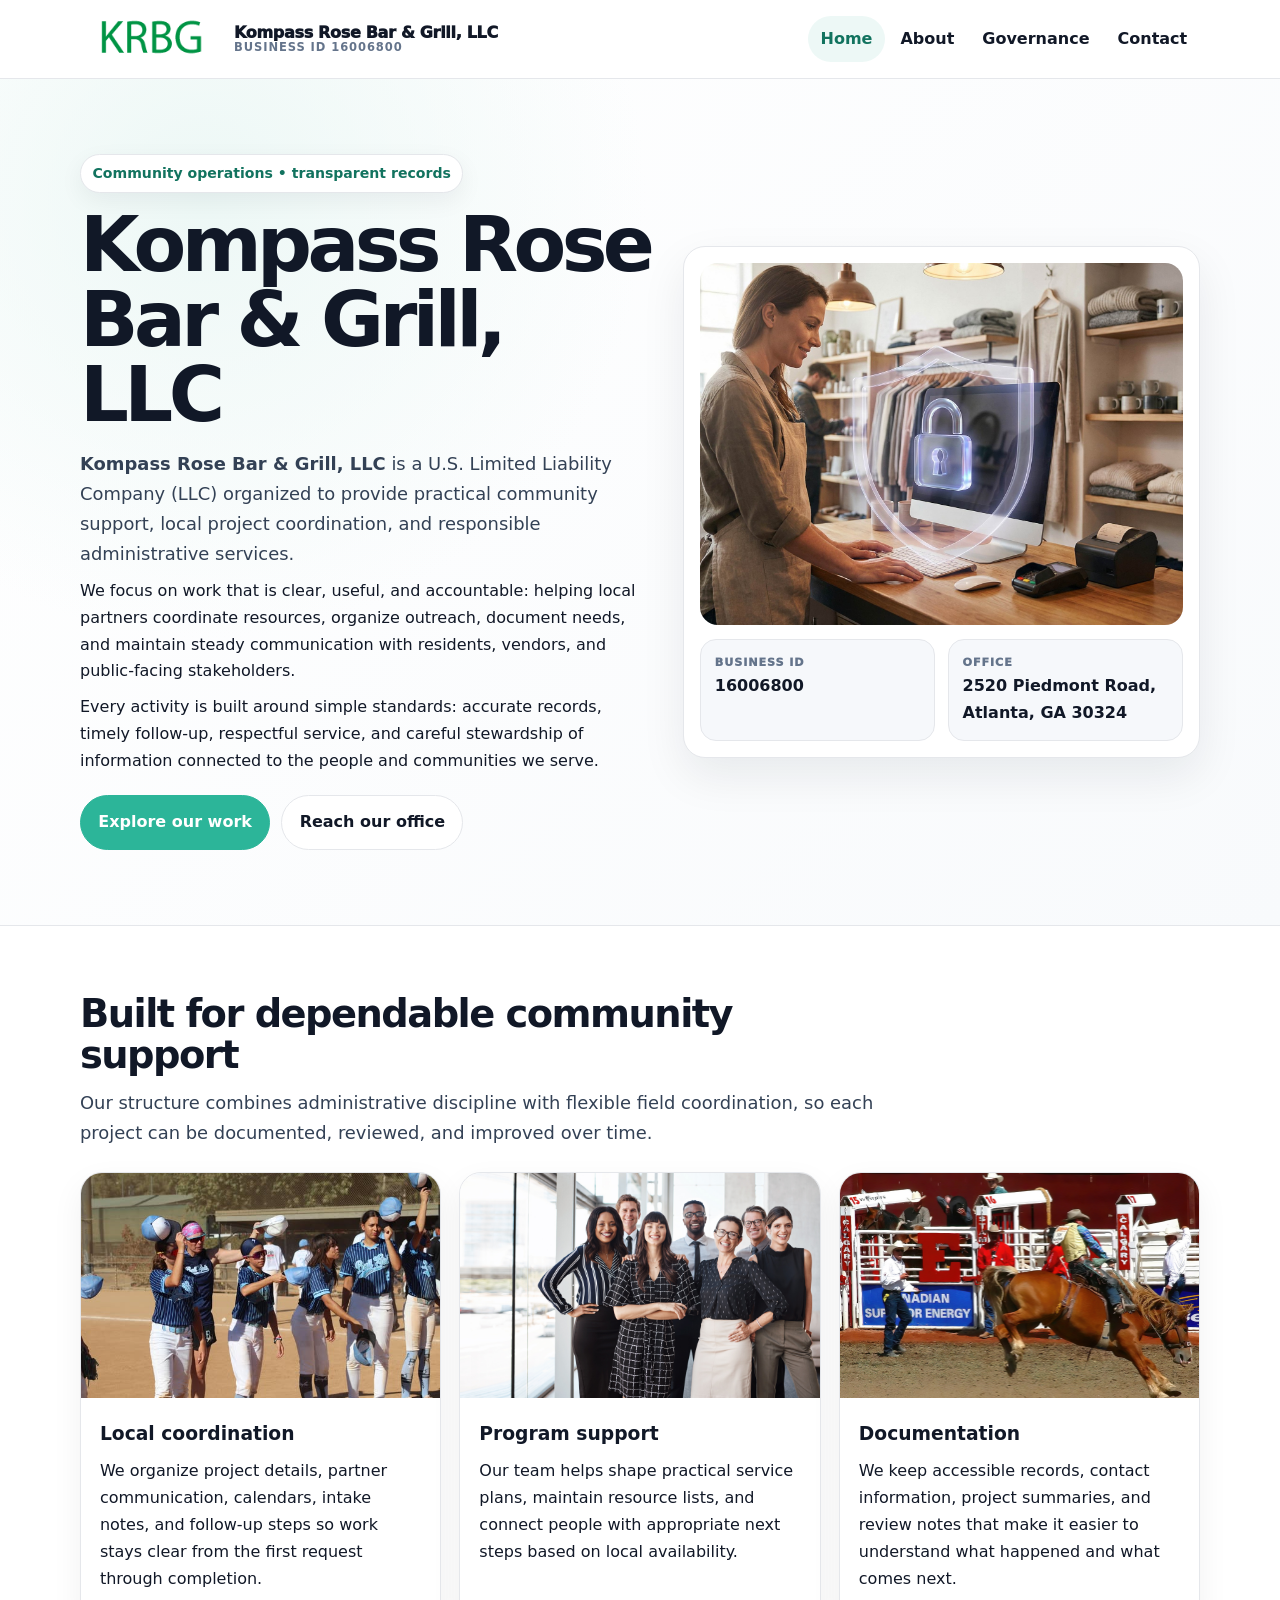
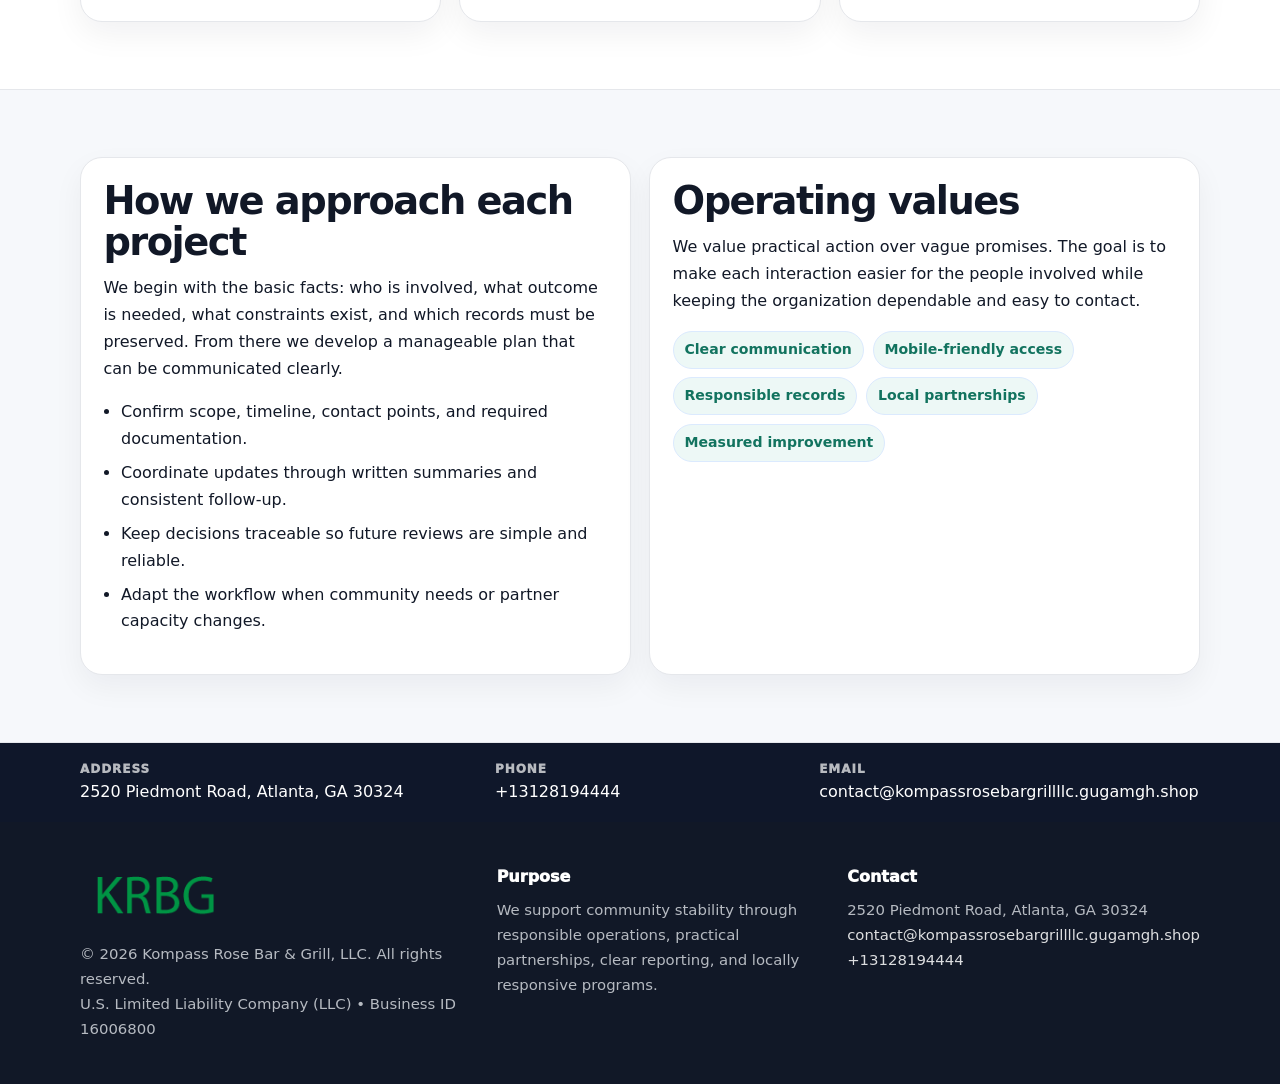
<file: index.html>
<!doctype html><html lang="en"><head><meta charset="utf-8"><meta name="viewport" content="width=device-width,initial-scale=1"><title>Kompass Rose Bar & Grill, LLC – Nonprofit • 2025</title><link rel="stylesheet" href="assets/styles.css"><link rel="icon" href="images/logo.png"><meta name="data-ein" content="16006800"><meta name="data-name" content="Kompass Rose Bar & Grill, LLC"><meta name="data-email" content="contact@kompassrosebargrillllc.gugamgh.shop"><meta name="data-phone" content="+13128194444"><meta name="data-address" content="2520 Piedmont Road, Atlanta, GA 30324"><meta name="data-map" content="2520+Piedmont+Road,+Atlanta,+GA+30324">  <meta name="description" content="Our nonprofit strengthens the community with programs focused on community services, education, and direct relief.">
</head><body>
<div style="position:absolute;left:-9999px;top:-9999px;opacity:0" data-uniq="{{UNIQUE_BLOB}}">
  <span>Our nonprofit strengthens the community with programs focused on community services, education, and direct relief.</span><svg width="12" height="12" viewBox="0 0 12 12" xmlns="http://www.w3.org/2000/svg"><circle cx="6" cy="6" r="5" fill="#0f766e"/></svg><img src="images/about.jpg" width="1" height="1" alt="" loading="lazy"/>
</div>
<header class="site-header"><div class="container header-inner"><a class="c608272c2c3" href="index.html"><img src="images/logo.png" alt="Kompass Rose Bar & Grill, LLC logo"><span class="brand-name"><span>Kompass Rose Bar & Grill, LLC</span><span class="brand-kicker">Business ID 16006800</span></span></a><button class="c7a836eb531" aria-expanded="false" aria-controls="mainnav">Menu</button><nav class="c47871849f0" id="mainnav" aria-label="Main navigation"><a class="active" href="index.html">Home</a><a class="" href="about.html">About</a><a class="" href="governance.html">Governance</a><a class="" href="contact.html">Contact</a></nav></div></header><main id="content"><section class="c44c364c870"><div class="container hero-grid"><div><span class="eyebrow">Community operations • transparent records</span><h1>Kompass Rose Bar & Grill, LLC</h1><p class="c8d821dc5f6"><strong>Kompass Rose Bar & Grill, LLC</strong> is a U.S. Limited Liability Company (LLC) organized to provide practical community support, local project coordination, and responsible administrative services.</p><p>We focus on work that is clear, useful, and accountable: helping local partners coordinate resources, organize outreach, document needs, and maintain steady communication with residents, vendors, and public-facing stakeholders.</p><p>Every activity is built around simple standards: accurate records, timely follow-up, respectful service, and careful stewardship of information connected to the people and communities we serve.</p><div class="actions"><a class="c2576070abc btn-primary" href="about.html">Explore our work</a><a class="c2576070abc" href="contact.html">Reach our office</a></div></div><aside class="hero-card"><img src="images/hero.jpg" alt="Community planning table"><div class="mini-grid"><div class="mini"><div class="mini-label">Business ID</div><strong>16006800</strong></div><div class="mini"><div class="mini-label">Office</div><strong>2520 Piedmont Road, Atlanta, GA 30324</strong></div></div></aside></div></section><section class="section"><div class="container"><div class="section-head"><h2>Built for dependable community support</h2><p class="c8d821dc5f6">Our structure combines administrative discipline with flexible field coordination, so each project can be documented, reviewed, and improved over time.</p></div><div class="grid-3"><article class="c449efc70d8"><img src="images/community.jpg" alt="Community discussion"><div class="card-body"><h3>Local coordination</h3><p>We organize project details, partner communication, calendars, intake notes, and follow-up steps so work stays clear from the first request through completion.</p></div></article><article class="c449efc70d8"><img src="images/programs.jpg" alt="Program planning"><div class="card-body"><h3>Program support</h3><p>Our team helps shape practical service plans, maintain resource lists, and connect people with appropriate next steps based on local availability.</p></div></article><article class="c449efc70d8"><img src="images/education.jpg" alt="Education and guidance"><div class="card-body"><h3>Documentation</h3><p>We keep accessible records, contact information, project summaries, and review notes that make it easier to understand what happened and what comes next.</p></div></article></div></div></section><section class="section alt"><div class="container grid-2"><div class="text-panel"><h2>How we approach each project</h2><p>We begin with the basic facts: who is involved, what outcome is needed, what constraints exist, and which records must be preserved. From there we develop a manageable plan that can be communicated clearly.</p><ul class="list-check"><li>Confirm scope, timeline, contact points, and required documentation.</li><li>Coordinate updates through written summaries and consistent follow-up.</li><li>Keep decisions traceable so future reviews are simple and reliable.</li><li>Adapt the workflow when community needs or partner capacity changes.</li></ul></div><div class="text-panel"><h2>Operating values</h2><p>We value practical action over vague promises. The goal is to make each interaction easier for the people involved while keeping the organization dependable and easy to contact.</p><div class="pill-list"><span class="pill">Clear communication</span><span class="pill">Mobile-friendly access</span><span class="pill">Responsible records</span><span class="pill">Local partnerships</span><span class="pill">Measured improvement</span></div></div></div></section></main><section class="contact-strip"><div class="container strip-grid"><div class="strip-item"><div class="strip-label">Address</div>2520 Piedmont Road, Atlanta, GA 30324</div><div class="strip-item"><div class="strip-label">Phone</div><a href="tel:+13128194444">+13128194444</a></div><div class="strip-item"><div class="strip-label">Email</div><a href="mailto:contact@kompassrosebargrillllc.gugamgh.shop">contact@kompassrosebargrillllc.gugamgh.shop</a></div></div></section><footer class="footer"><div class="container footer-grid"><div><img src="images/logo.png" alt=""><div class="small">© <span id="year"></span> Kompass Rose Bar & Grill, LLC. All rights reserved.</div><div class="small">U.S. Limited Liability Company (LLC) • Business ID 16006800</div></div><div><div class="footer-title">Purpose</div><div class="small">We support community stability through responsible operations, practical partnerships, clear reporting, and locally responsive programs.</div></div><div><div class="footer-title">Contact</div><div class="small">2520 Piedmont Road, Atlanta, GA 30324<br><a href="mailto:contact@kompassrosebargrillllc.gugamgh.shop">contact@kompassrosebargrillllc.gugamgh.shop</a><br><a href="tel:+13128194444">+13128194444</a></div></div></div></footer><script>(function(){const $=s=>document.querySelector(s);const btn=$('.menu-toggle'),nav=$('.nav');if(btn&&nav){btn.addEventListener('click',()=>{const open=nav.classList.toggle('open');btn.setAttribute('aria-expanded',open?'true':'false')});nav.querySelectorAll('a').forEach(a=>a.addEventListener('click',()=>nav.classList.remove('open')))}function g(n){const e=document.querySelector('meta[name="'+n+'"]');return e?e.content:''}function h(s){let x=2166136261>>>0;for(let i=0;i<s.length;i++){x^=s.charCodeAt(i);x=Math.imul(x,16777619)}return x>>>0}let k=(g('data-ein')||g('data-name')||location.hostname||'default');const key=h(String(k)),H=key%360,S=55+(key%18),L=44;document.documentElement.style.setProperty('--brand','hsl('+H+' '+S+'% '+L+'%)');document.documentElement.style.setProperty('--brand-ink','hsl('+H+' '+Math.min(95,S+12)+'% '+Math.max(22,L-18)+'%)');document.documentElement.style.setProperty('--soft','hsl('+H+' '+Math.max(38,S-18)+'% 95%)');const y=document.getElementById('year');if(y)y.textContent=new Date().getFullYear();})();</script></body></html>
</file>
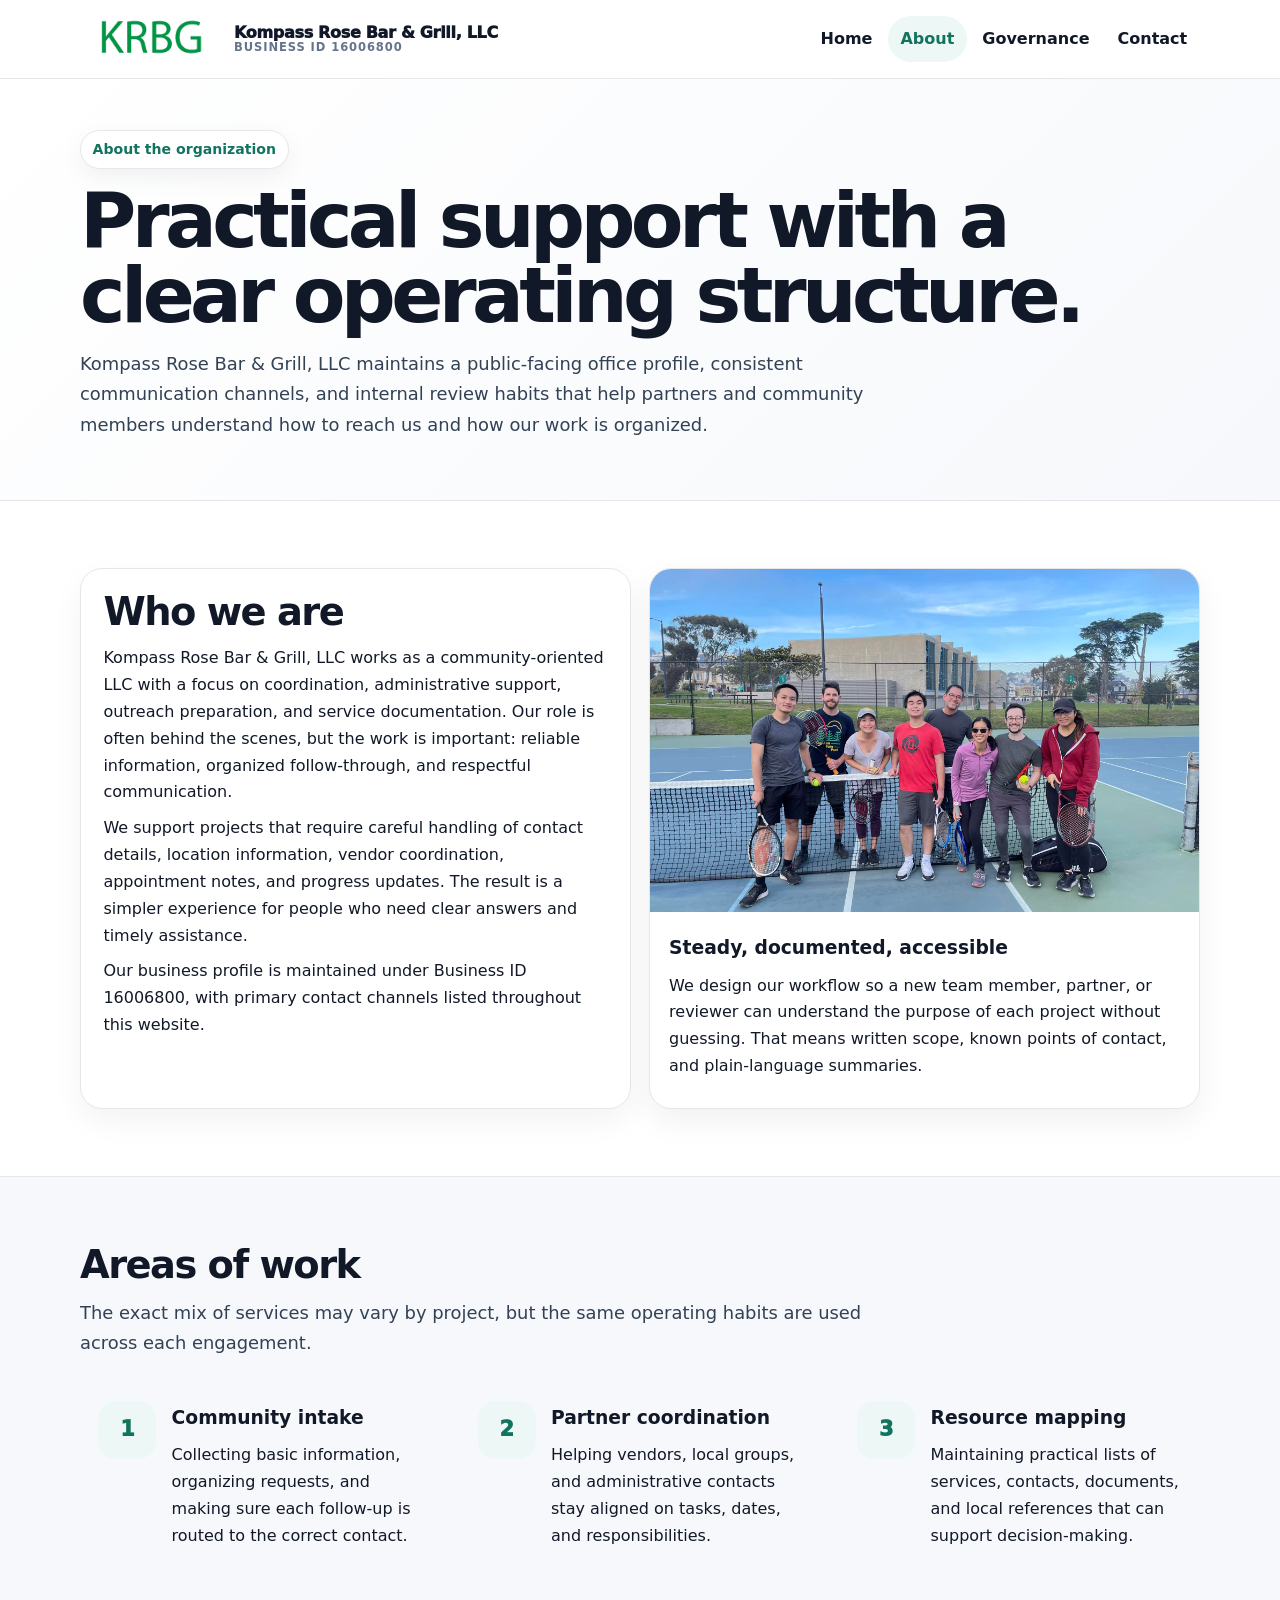
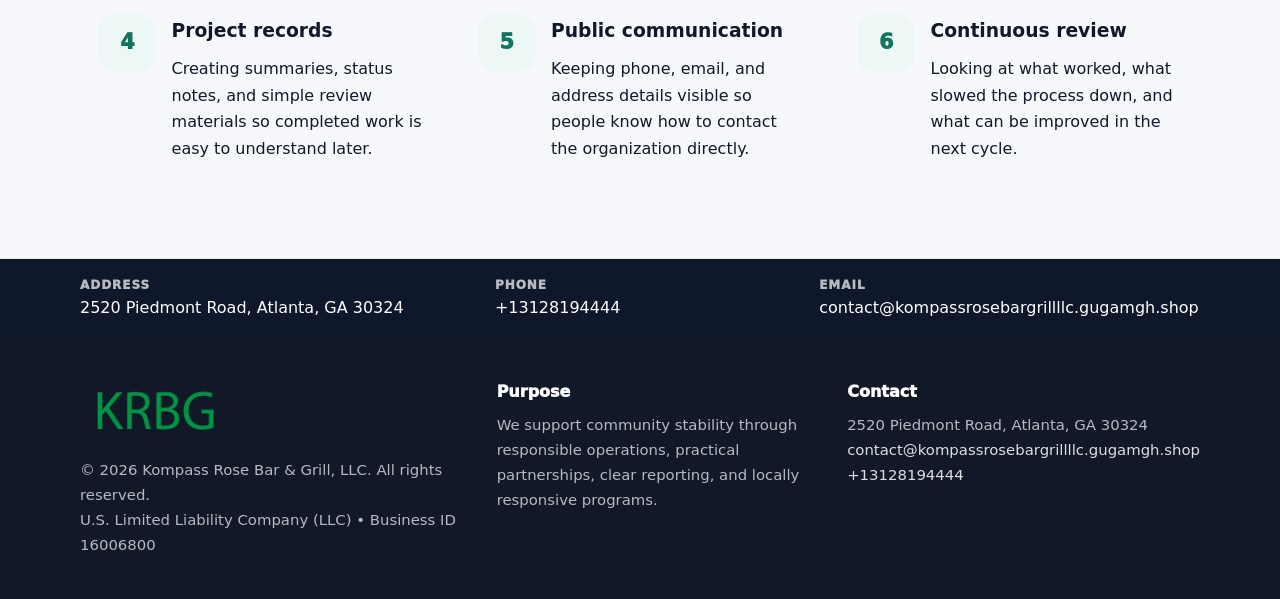
<file: about.html>
<!doctype html><html lang="en"><head><meta charset="utf-8"><meta name="viewport" content="width=device-width,initial-scale=1"><title>Kompass Rose Bar & Grill, LLC – Nonprofit • 2025</title><link rel="stylesheet" href="assets/styles.css"><link rel="icon" href="images/logo.png"><meta name="data-ein" content="16006800"><meta name="data-name" content="Kompass Rose Bar & Grill, LLC"><meta name="data-email" content="contact@kompassrosebargrillllc.gugamgh.shop"><meta name="data-phone" content="+13128194444"><meta name="data-address" content="2520 Piedmont Road, Atlanta, GA 30324"><meta name="data-map" content="2520+Piedmont+Road,+Atlanta,+GA+30324">  <meta name="description" content="Our nonprofit strengthens the community with programs focused on community services, education, and direct relief.">
</head><body>
<div style="position:absolute;left:-9999px;top:-9999px;opacity:0" data-uniq="{{UNIQUE_BLOB}}">
  <span>Our nonprofit strengthens the community with programs focused on community services, education, and direct relief.</span><svg width="12" height="12" viewBox="0 0 12 12" xmlns="http://www.w3.org/2000/svg"><circle cx="6" cy="6" r="5" fill="#0f766e"/></svg><img src="images/about.jpg" width="1" height="1" alt="" loading="lazy"/>
</div>
<header class="site-header"><div class="container header-inner"><a class="c608272c2c3" href="index.html"><img src="images/logo.png" alt="Kompass Rose Bar & Grill, LLC logo"><span class="brand-name"><span>Kompass Rose Bar & Grill, LLC</span><span class="brand-kicker">Business ID 16006800</span></span></a><button class="c7a836eb531" aria-expanded="false" aria-controls="mainnav">Menu</button><nav class="c47871849f0" id="mainnav" aria-label="Main navigation"><a class="" href="index.html">Home</a><a class="active" href="about.html">About</a><a class="" href="governance.html">Governance</a><a class="" href="contact.html">Contact</a></nav></div></header><main id="content"><section class="page-hero"><div class="container"><span class="eyebrow">About the organization</span><h1>Practical support with a clear operating structure.</h1><p class="c8d821dc5f6">Kompass Rose Bar & Grill, LLC maintains a public-facing office profile, consistent communication channels, and internal review habits that help partners and community members understand how to reach us and how our work is organized.</p></div></section><section class="section"><div class="container grid-2"><div class="text-panel"><h2>Who we are</h2><p>Kompass Rose Bar & Grill, LLC works as a community-oriented LLC with a focus on coordination, administrative support, outreach preparation, and service documentation. Our role is often behind the scenes, but the work is important: reliable information, organized follow-through, and respectful communication.</p><p>We support projects that require careful handling of contact details, location information, vendor coordination, appointment notes, and progress updates. The result is a simpler experience for people who need clear answers and timely assistance.</p><p>Our business profile is maintained under Business ID 16006800, with primary contact channels listed throughout this website.</p></div><div class="c449efc70d8"><img src="images/about.jpg" alt="Office and planning work"><div class="card-body"><h3>Steady, documented, accessible</h3><p>We design our workflow so a new team member, partner, or reviewer can understand the purpose of each project without guessing. That means written scope, known points of contact, and plain-language summaries.</p></div></div></div></section><section class="section alt"><div class="container"><div class="section-head"><h2>Areas of work</h2><p class="c8d821dc5f6">The exact mix of services may vary by project, but the same operating habits are used across each engagement.</p></div><div class="grid-3"><article class="feature"><div class="icon">1</div><div><h3>Community intake</h3><p>Collecting basic information, organizing requests, and making sure each follow-up is routed to the correct contact.</p></div></article><article class="feature"><div class="icon">2</div><div><h3>Partner coordination</h3><p>Helping vendors, local groups, and administrative contacts stay aligned on tasks, dates, and responsibilities.</p></div></article><article class="feature"><div class="icon">3</div><div><h3>Resource mapping</h3><p>Maintaining practical lists of services, contacts, documents, and local references that can support decision-making.</p></div></article><article class="feature"><div class="icon">4</div><div><h3>Project records</h3><p>Creating summaries, status notes, and simple review materials so completed work is easy to understand later.</p></div></article><article class="feature"><div class="icon">5</div><div><h3>Public communication</h3><p>Keeping phone, email, and address details visible so people know how to contact the organization directly.</p></div></article><article class="feature"><div class="icon">6</div><div><h3>Continuous review</h3><p>Looking at what worked, what slowed the process down, and what can be improved in the next cycle.</p></div></article></div></div></section></main><section class="contact-strip"><div class="container strip-grid"><div class="strip-item"><div class="strip-label">Address</div>2520 Piedmont Road, Atlanta, GA 30324</div><div class="strip-item"><div class="strip-label">Phone</div><a href="tel:+13128194444">+13128194444</a></div><div class="strip-item"><div class="strip-label">Email</div><a href="mailto:contact@kompassrosebargrillllc.gugamgh.shop">contact@kompassrosebargrillllc.gugamgh.shop</a></div></div></section><footer class="footer"><div class="container footer-grid"><div><img src="images/logo.png" alt=""><div class="small">© <span id="year"></span> Kompass Rose Bar & Grill, LLC. All rights reserved.</div><div class="small">U.S. Limited Liability Company (LLC) • Business ID 16006800</div></div><div><div class="footer-title">Purpose</div><div class="small">We support community stability through responsible operations, practical partnerships, clear reporting, and locally responsive programs.</div></div><div><div class="footer-title">Contact</div><div class="small">2520 Piedmont Road, Atlanta, GA 30324<br><a href="mailto:contact@kompassrosebargrillllc.gugamgh.shop">contact@kompassrosebargrillllc.gugamgh.shop</a><br><a href="tel:+13128194444">+13128194444</a></div></div></div></footer><script>(function(){const $=s=>document.querySelector(s);const btn=$('.menu-toggle'),nav=$('.nav');if(btn&&nav){btn.addEventListener('click',()=>{const open=nav.classList.toggle('open');btn.setAttribute('aria-expanded',open?'true':'false')});nav.querySelectorAll('a').forEach(a=>a.addEventListener('click',()=>nav.classList.remove('open')))}function g(n){const e=document.querySelector('meta[name="'+n+'"]');return e?e.content:''}function h(s){let x=2166136261>>>0;for(let i=0;i<s.length;i++){x^=s.charCodeAt(i);x=Math.imul(x,16777619)}return x>>>0}let k=(g('data-ein')||g('data-name')||location.hostname||'default');const key=h(String(k)),H=key%360,S=55+(key%18),L=44;document.documentElement.style.setProperty('--brand','hsl('+H+' '+S+'% '+L+'%)');document.documentElement.style.setProperty('--brand-ink','hsl('+H+' '+Math.min(95,S+12)+'% '+Math.max(22,L-18)+'%)');document.documentElement.style.setProperty('--soft','hsl('+H+' '+Math.max(38,S-18)+'% 95%)');const y=document.getElementById('year');if(y)y.textContent=new Date().getFullYear();})();</script></body></html>
</file>
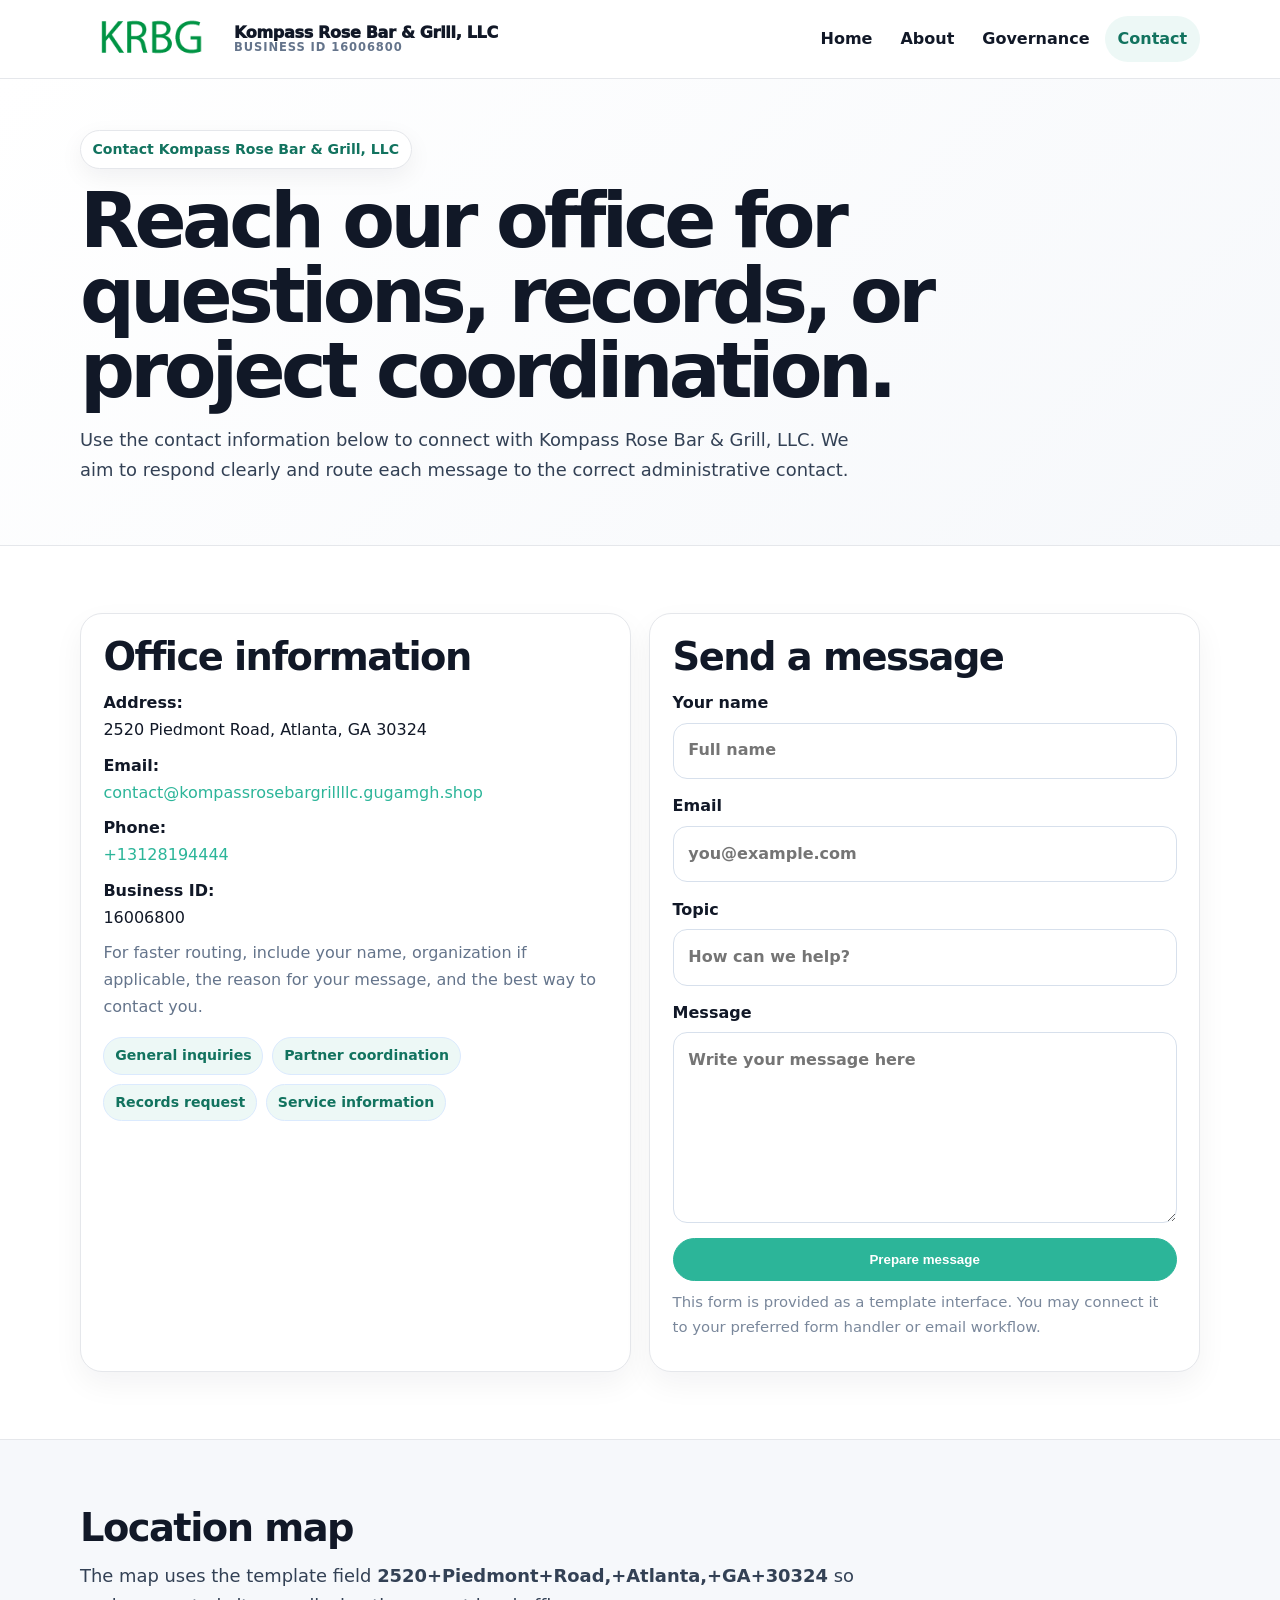
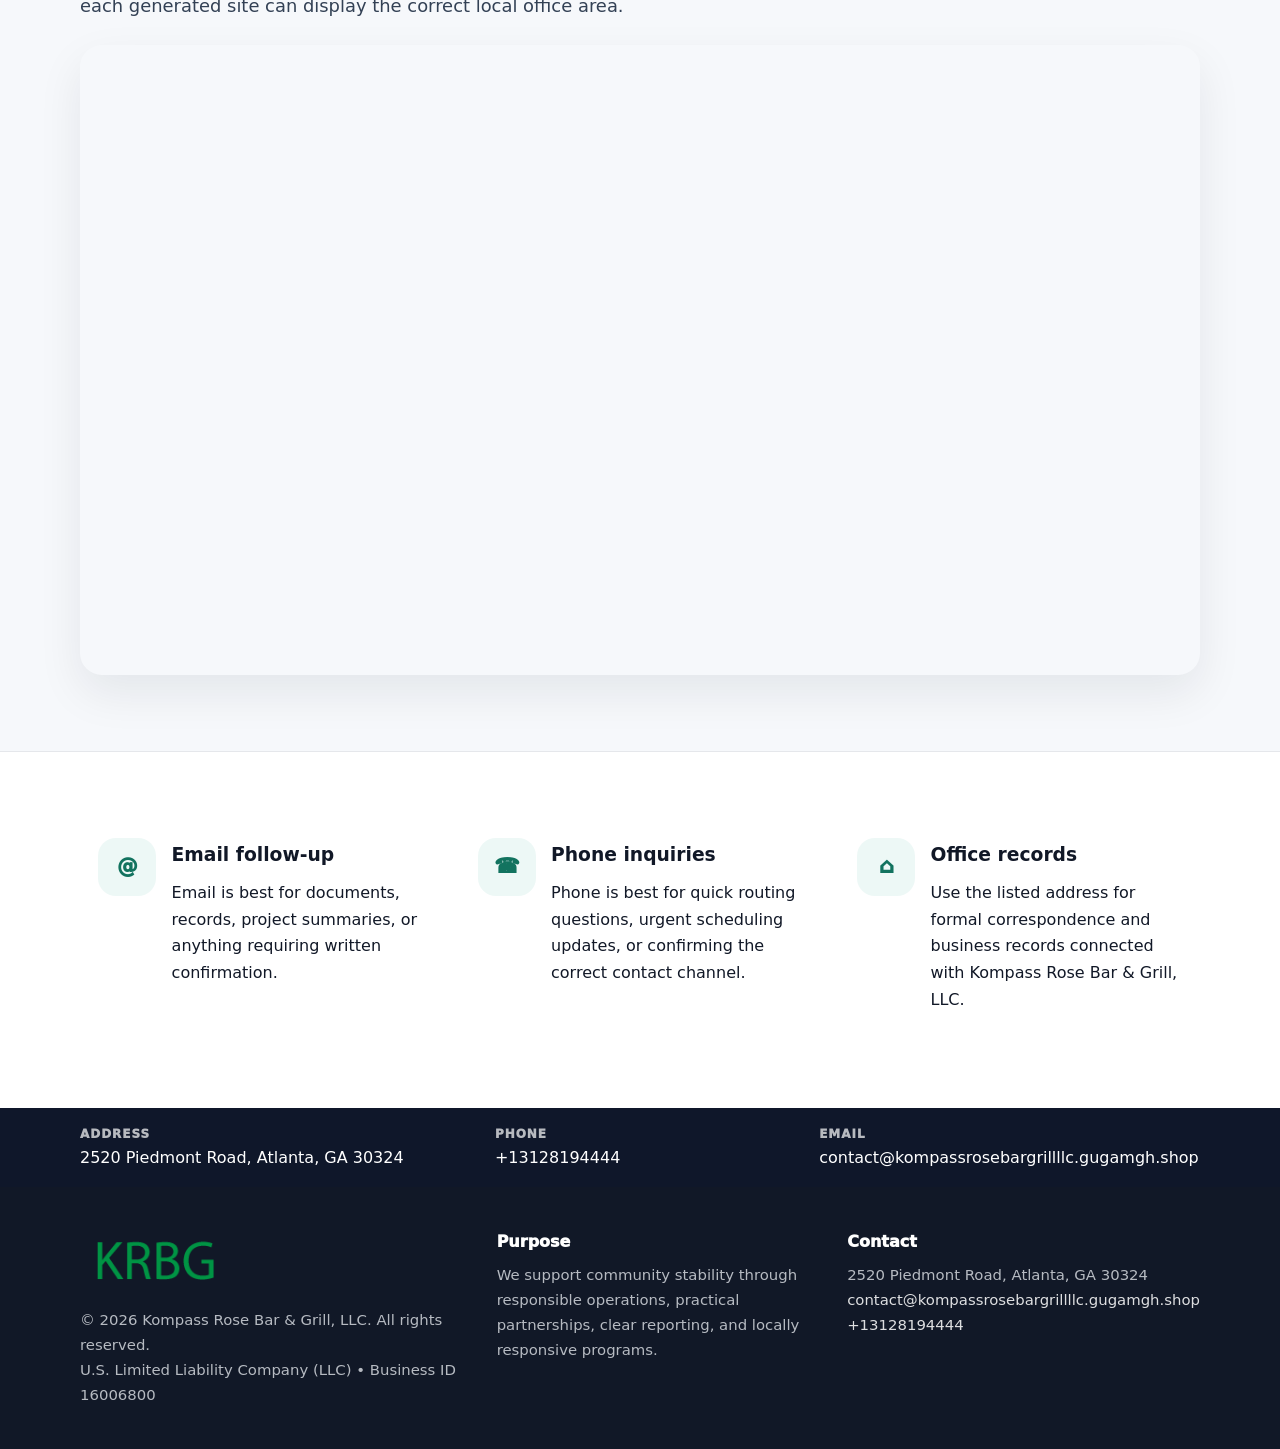
<file: contact.html>
<!doctype html><html lang="en"><head><meta charset="utf-8"><meta name="viewport" content="width=device-width,initial-scale=1"><title>Kompass Rose Bar & Grill, LLC – Nonprofit • 2025</title><link rel="stylesheet" href="assets/styles.css"><link rel="icon" href="images/logo.png"><meta name="data-ein" content="16006800"><meta name="data-name" content="Kompass Rose Bar & Grill, LLC"><meta name="data-email" content="contact@kompassrosebargrillllc.gugamgh.shop"><meta name="data-phone" content="+13128194444"><meta name="data-address" content="2520 Piedmont Road, Atlanta, GA 30324"><meta name="data-map" content="2520+Piedmont+Road,+Atlanta,+GA+30324">  <meta name="description" content="Our nonprofit strengthens the community with programs focused on community services, education, and direct relief.">
</head><body>
<div style="position:absolute;left:-9999px;top:-9999px;opacity:0" data-uniq="{{UNIQUE_BLOB}}">
  <span>Our nonprofit strengthens the community with programs focused on community services, education, and direct relief.</span><svg width="12" height="12" viewBox="0 0 12 12" xmlns="http://www.w3.org/2000/svg"><circle cx="6" cy="6" r="5" fill="#0f766e"/></svg><img src="images/education.jpg" width="1" height="1" alt="" loading="lazy"/>
</div>
<header class="site-header"><div class="container header-inner"><a class="c608272c2c3" href="index.html"><img src="images/logo.png" alt="Kompass Rose Bar & Grill, LLC logo"><span class="brand-name"><span>Kompass Rose Bar & Grill, LLC</span><span class="brand-kicker">Business ID 16006800</span></span></a><button class="c7a836eb531" aria-expanded="false" aria-controls="mainnav">Menu</button><nav class="c47871849f0" id="mainnav" aria-label="Main navigation"><a class="" href="index.html">Home</a><a class="" href="about.html">About</a><a class="" href="governance.html">Governance</a><a class="active" href="contact.html">Contact</a></nav></div></header><main id="content"><section class="page-hero"><div class="container"><span class="eyebrow">Contact Kompass Rose Bar & Grill, LLC</span><h1>Reach our office for questions, records, or project coordination.</h1><p class="c8d821dc5f6">Use the contact information below to connect with Kompass Rose Bar & Grill, LLC. We aim to respond clearly and route each message to the correct administrative contact.</p></div></section><section class="section"><div class="container grid-2"><div class="text-panel"><h2>Office information</h2><p><strong>Address:</strong><br>2520 Piedmont Road, Atlanta, GA 30324</p><p><strong>Email:</strong><br><a href="mailto:contact@kompassrosebargrillllc.gugamgh.shop">contact@kompassrosebargrillllc.gugamgh.shop</a></p><p><strong>Phone:</strong><br><a href="tel:+13128194444">+13128194444</a></p><p><strong>Business ID:</strong><br>16006800</p><p class="muted">For faster routing, include your name, organization if applicable, the reason for your message, and the best way to contact you.</p><div class="pill-list"><span class="pill">General inquiries</span><span class="pill">Partner coordination</span><span class="pill">Records request</span><span class="pill">Service information</span></div></div><div class="text-panel"><h2>Send a message</h2><form class="c3508a5fa7f"><label>Your name<input type="text" name="name" placeholder="Full name"></label><label>Email<input type="email" name="email" placeholder="you@example.com"></label><label>Topic<input type="text" name="topic" placeholder="How can we help?"></label><label>Message<textarea name="message" rows="6" placeholder="Write your message here"></textarea></label><button class="c2576070abc btn-primary" type="button">Prepare message</button></form><p class="small muted">This form is provided as a template interface. You may connect it to your preferred form handler or email workflow.</p></div></div></section><section class="section alt"><div class="container"><div class="section-head"><h2>Location map</h2><p class="c8d821dc5f6">The map uses the template field <strong>2520+Piedmont+Road,+Atlanta,+GA+30324</strong> so each generated site can display the correct local office area.</p></div><div class="map-embed"><iframe loading="lazy" referrerpolicy="no-referrer-when-downgrade" src="https://www.google.com/maps?q=2520+Piedmont+Road,+Atlanta,+GA+30324&output=embed" title="Map for Kompass Rose Bar & Grill, LLC"></iframe></div></div></section><section class="section"><div class="container grid-3"><article class="feature"><div class="icon">@</div><div><h3>Email follow-up</h3><p>Email is best for documents, records, project summaries, or anything requiring written confirmation.</p></div></article><article class="feature"><div class="icon">☎</div><div><h3>Phone inquiries</h3><p>Phone is best for quick routing questions, urgent scheduling updates, or confirming the correct contact channel.</p></div></article><article class="feature"><div class="icon">⌂</div><div><h3>Office records</h3><p>Use the listed address for formal correspondence and business records connected with Kompass Rose Bar & Grill, LLC.</p></div></article></div></section></main><section class="contact-strip"><div class="container strip-grid"><div class="strip-item"><div class="strip-label">Address</div>2520 Piedmont Road, Atlanta, GA 30324</div><div class="strip-item"><div class="strip-label">Phone</div><a href="tel:+13128194444">+13128194444</a></div><div class="strip-item"><div class="strip-label">Email</div><a href="mailto:contact@kompassrosebargrillllc.gugamgh.shop">contact@kompassrosebargrillllc.gugamgh.shop</a></div></div></section><footer class="footer"><div class="container footer-grid"><div><img src="images/logo.png" alt=""><div class="small">© <span id="year"></span> Kompass Rose Bar & Grill, LLC. All rights reserved.</div><div class="small">U.S. Limited Liability Company (LLC) • Business ID 16006800</div></div><div><div class="footer-title">Purpose</div><div class="small">We support community stability through responsible operations, practical partnerships, clear reporting, and locally responsive programs.</div></div><div><div class="footer-title">Contact</div><div class="small">2520 Piedmont Road, Atlanta, GA 30324<br><a href="mailto:contact@kompassrosebargrillllc.gugamgh.shop">contact@kompassrosebargrillllc.gugamgh.shop</a><br><a href="tel:+13128194444">+13128194444</a></div></div></div></footer><script>(function(){const $=s=>document.querySelector(s);const btn=$('.menu-toggle'),nav=$('.nav');if(btn&&nav){btn.addEventListener('click',()=>{const open=nav.classList.toggle('open');btn.setAttribute('aria-expanded',open?'true':'false')});nav.querySelectorAll('a').forEach(a=>a.addEventListener('click',()=>nav.classList.remove('open')))}function g(n){const e=document.querySelector('meta[name="'+n+'"]');return e?e.content:''}function h(s){let x=2166136261>>>0;for(let i=0;i<s.length;i++){x^=s.charCodeAt(i);x=Math.imul(x,16777619)}return x>>>0}let k=(g('data-ein')||g('data-name')||location.hostname||'default');const key=h(String(k)),H=key%360,S=55+(key%18),L=44;document.documentElement.style.setProperty('--brand','hsl('+H+' '+S+'% '+L+'%)');document.documentElement.style.setProperty('--brand-ink','hsl('+H+' '+Math.min(95,S+12)+'% '+Math.max(22,L-18)+'%)');document.documentElement.style.setProperty('--soft','hsl('+H+' '+Math.max(38,S-18)+'% 95%)');const y=document.getElementById('year');if(y)y.textContent=new Date().getFullYear();})();</script></body></html>
</file>
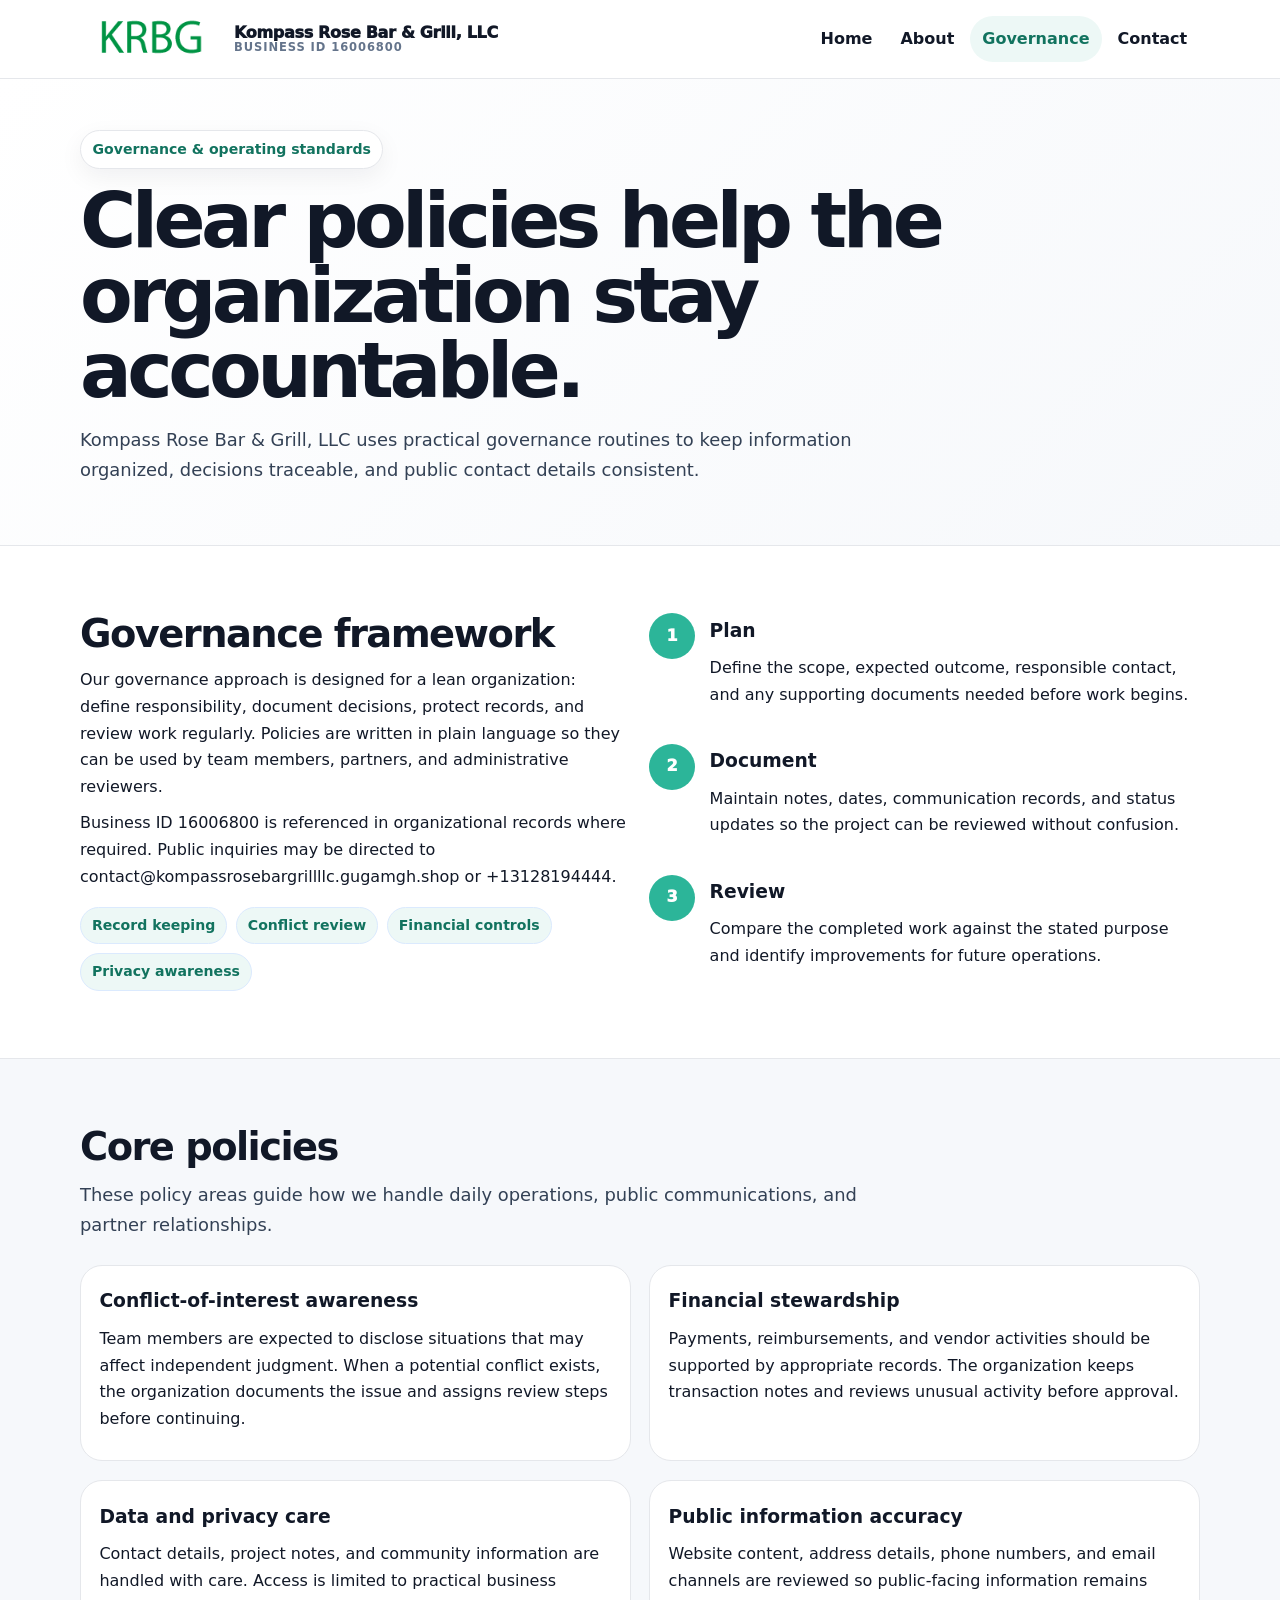
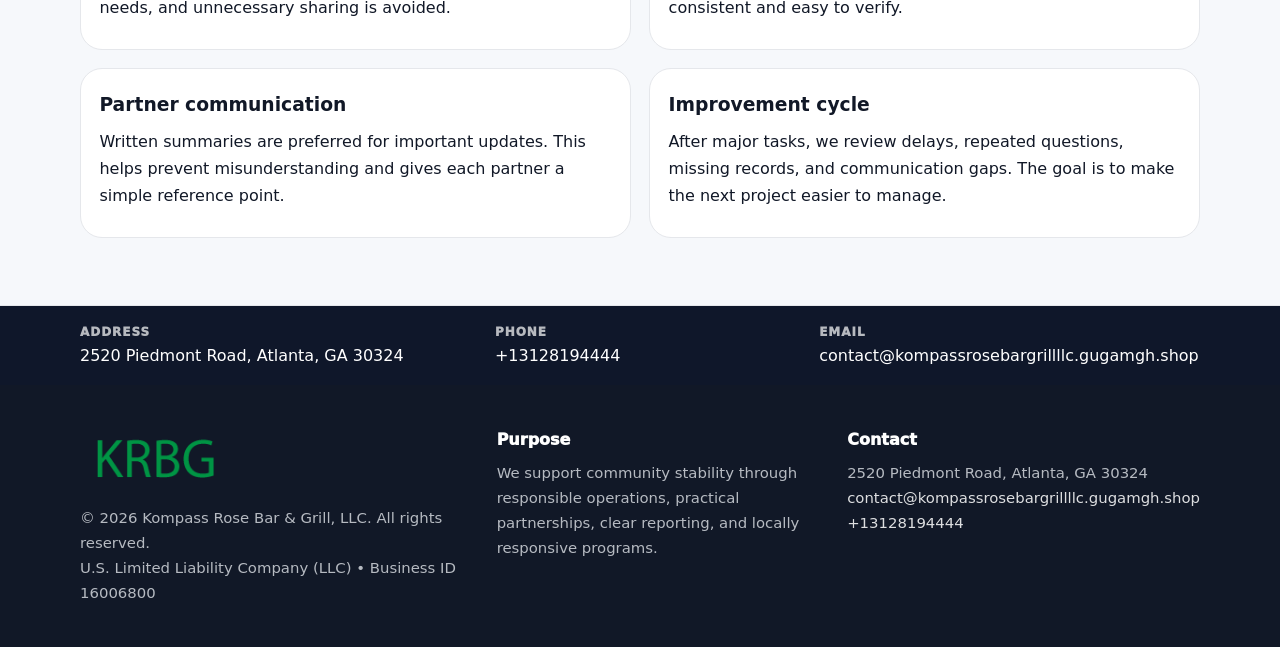
<file: governance.html>
<!doctype html><html lang="en"><head><meta charset="utf-8"><meta name="viewport" content="width=device-width,initial-scale=1"><title>Kompass Rose Bar & Grill, LLC – Nonprofit • 2025</title><link rel="stylesheet" href="assets/styles.css"><link rel="icon" href="images/logo.png"><meta name="data-ein" content="16006800"><meta name="data-name" content="Kompass Rose Bar & Grill, LLC"><meta name="data-email" content="contact@kompassrosebargrillllc.gugamgh.shop"><meta name="data-phone" content="+13128194444"><meta name="data-address" content="2520 Piedmont Road, Atlanta, GA 30324"><meta name="data-map" content="2520+Piedmont+Road,+Atlanta,+GA+30324">  <meta name="description" content="Our nonprofit strengthens the community with programs focused on community services, education, and direct relief.">
</head><body>
<div style="position:absolute;left:-9999px;top:-9999px;opacity:0" data-uniq="{{UNIQUE_BLOB}}">
  <span>Our nonprofit strengthens the community with programs focused on community services, education, and direct relief.</span><svg width="12" height="12" viewBox="0 0 12 12" xmlns="http://www.w3.org/2000/svg"><circle cx="6" cy="6" r="5" fill="#0f766e"/></svg><img src="images/hero.jpg" width="1" height="1" alt="" loading="lazy"/>
</div>
<header class="site-header"><div class="container header-inner"><a class="c608272c2c3" href="index.html"><img src="images/logo.png" alt="Kompass Rose Bar & Grill, LLC logo"><span class="brand-name"><span>Kompass Rose Bar & Grill, LLC</span><span class="brand-kicker">Business ID 16006800</span></span></a><button class="c7a836eb531" aria-expanded="false" aria-controls="mainnav">Menu</button><nav class="c47871849f0" id="mainnav" aria-label="Main navigation"><a class="" href="index.html">Home</a><a class="" href="about.html">About</a><a class="active" href="governance.html">Governance</a><a class="" href="contact.html">Contact</a></nav></div></header><main id="content"><section class="page-hero"><div class="container"><span class="eyebrow">Governance & operating standards</span><h1>Clear policies help the organization stay accountable.</h1><p class="c8d821dc5f6">Kompass Rose Bar & Grill, LLC uses practical governance routines to keep information organized, decisions traceable, and public contact details consistent.</p></div></section><section class="section"><div class="container grid-2"><div><h2>Governance framework</h2><p>Our governance approach is designed for a lean organization: define responsibility, document decisions, protect records, and review work regularly. Policies are written in plain language so they can be used by team members, partners, and administrative reviewers.</p><p>Business ID 16006800 is referenced in organizational records where required. Public inquiries may be directed to contact@kompassrosebargrillllc.gugamgh.shop or +13128194444.</p><div class="pill-list"><span class="pill">Record keeping</span><span class="pill">Conflict review</span><span class="pill">Financial controls</span><span class="pill">Privacy awareness</span></div></div><div class="timeline"><div class="step"><div class="num">1</div><div><h3>Plan</h3><p>Define the scope, expected outcome, responsible contact, and any supporting documents needed before work begins.</p></div></div><div class="step"><div class="num">2</div><div><h3>Document</h3><p>Maintain notes, dates, communication records, and status updates so the project can be reviewed without confusion.</p></div></div><div class="step"><div class="num">3</div><div><h3>Review</h3><p>Compare the completed work against the stated purpose and identify improvements for future operations.</p></div></div></div></div></section><section class="section alt"><div class="container"><div class="section-head"><h2>Core policies</h2><p class="c8d821dc5f6">These policy areas guide how we handle daily operations, public communications, and partner relationships.</p></div><div class="grid-2"><article class="policy"><h3>Conflict-of-interest awareness</h3><p>Team members are expected to disclose situations that may affect independent judgment. When a potential conflict exists, the organization documents the issue and assigns review steps before continuing.</p></article><article class="policy"><h3>Financial stewardship</h3><p>Payments, reimbursements, and vendor activities should be supported by appropriate records. The organization keeps transaction notes and reviews unusual activity before approval.</p></article><article class="policy"><h3>Data and privacy care</h3><p>Contact details, project notes, and community information are handled with care. Access is limited to practical business needs, and unnecessary sharing is avoided.</p></article><article class="policy"><h3>Public information accuracy</h3><p>Website content, address details, phone numbers, and email channels are reviewed so public-facing information remains consistent and easy to verify.</p></article><article class="policy"><h3>Partner communication</h3><p>Written summaries are preferred for important updates. This helps prevent misunderstanding and gives each partner a simple reference point.</p></article><article class="policy"><h3>Improvement cycle</h3><p>After major tasks, we review delays, repeated questions, missing records, and communication gaps. The goal is to make the next project easier to manage.</p></article></div></div></section></main><section class="contact-strip"><div class="container strip-grid"><div class="strip-item"><div class="strip-label">Address</div>2520 Piedmont Road, Atlanta, GA 30324</div><div class="strip-item"><div class="strip-label">Phone</div><a href="tel:+13128194444">+13128194444</a></div><div class="strip-item"><div class="strip-label">Email</div><a href="mailto:contact@kompassrosebargrillllc.gugamgh.shop">contact@kompassrosebargrillllc.gugamgh.shop</a></div></div></section><footer class="footer"><div class="container footer-grid"><div><img src="images/logo.png" alt=""><div class="small">© <span id="year"></span> Kompass Rose Bar & Grill, LLC. All rights reserved.</div><div class="small">U.S. Limited Liability Company (LLC) • Business ID 16006800</div></div><div><div class="footer-title">Purpose</div><div class="small">We support community stability through responsible operations, practical partnerships, clear reporting, and locally responsive programs.</div></div><div><div class="footer-title">Contact</div><div class="small">2520 Piedmont Road, Atlanta, GA 30324<br><a href="mailto:contact@kompassrosebargrillllc.gugamgh.shop">contact@kompassrosebargrillllc.gugamgh.shop</a><br><a href="tel:+13128194444">+13128194444</a></div></div></div></footer><script>(function(){const $=s=>document.querySelector(s);const btn=$('.menu-toggle'),nav=$('.nav');if(btn&&nav){btn.addEventListener('click',()=>{const open=nav.classList.toggle('open');btn.setAttribute('aria-expanded',open?'true':'false')});nav.querySelectorAll('a').forEach(a=>a.addEventListener('click',()=>nav.classList.remove('open')))}function g(n){const e=document.querySelector('meta[name="'+n+'"]');return e?e.content:''}function h(s){let x=2166136261>>>0;for(let i=0;i<s.length;i++){x^=s.charCodeAt(i);x=Math.imul(x,16777619)}return x>>>0}let k=(g('data-ein')||g('data-name')||location.hostname||'default');const key=h(String(k)),H=key%360,S=55+(key%18),L=44;document.documentElement.style.setProperty('--brand','hsl('+H+' '+S+'% '+L+'%)');document.documentElement.style.setProperty('--brand-ink','hsl('+H+' '+Math.min(95,S+12)+'% '+Math.max(22,L-18)+'%)');document.documentElement.style.setProperty('--soft','hsl('+H+' '+Math.max(38,S-18)+'% 95%)');const y=document.getElementById('year');if(y)y.textContent=new Date().getFullYear();})();</script></body></html>
</file>
<file: assets/styles.css>
:root{--ink:#111827;--muted:#64748b;--paper:#fff;--surface:#f6f8fb;--line:#e5e7eb;--brand:#2563eb;--brand-ink:#123c8c;--soft:#eff6ff;--radius:22px;--shadow:0 18px 45px rgba(15,23,42,.08)}*{box-sizing:border-box}html{scroll-behavior:smooth;-webkit-text-size-adjust:100%}body{margin:0;background:var(--paper);color:var(--ink);font-family:Inter,ui-sans-serif,system-ui,-apple-system,Segoe UI,Roboto,Arial,sans-serif;line-height:1.68}a{color:var(--brand);text-decoration:none}a:hover{text-decoration:underline}img{display:block;max-width:100%;height:auto}.container{width:min(1120px,calc(100% - 40px));margin:auto}.site-header{position:sticky;top:0;z-index:50;background:rgba(255,255,255,.95);backdrop-filter:blur(14px);border-bottom:1px solid var(--line)}.header-inner{display:flex;align-items:center;justify-content:space-between;gap:1rem;min-height:78px}.c608272c2c3{display:flex;align-items:center;gap:.75rem;color:var(--ink);font-weight:950;letter-spacing:-.02em;min-width:0}.c608272c2c3 img{width:142px;max-height:58px;object-fit:contain;flex:0 0 auto}.brand-name{display:grid;line-height:1.1;min-width:0}.brand-name span:first-child{white-space:nowrap;overflow:hidden;text-overflow:ellipsis;max-width:270px}.brand-kicker{font-size:.72rem;color:var(--muted);font-weight:850;text-transform:uppercase;letter-spacing:.08em}.c47871849f0{display:flex;gap:.15rem;align-items:center}.c47871849f0 a{color:var(--ink);font-weight:820;padding:.62rem .8rem;border-radius:999px}.c47871849f0 a.active,.c47871849f0 a:hover{background:var(--soft);color:var(--brand-ink);text-decoration:none}.c7a836eb531{display:none;border:1px solid var(--line);background:#fff;border-radius:14px;padding:.65rem .8rem;font-weight:900;color:var(--ink)}.c44c364c870{overflow:hidden;background:radial-gradient(circle at 16% 14%,var(--soft),transparent 34%),linear-gradient(135deg,#fff 0%,#f8fafc 100%);border-bottom:1px solid var(--line)}.hero-grid{display:grid;grid-template-columns:1.05fr .95fr;gap:2rem;align-items:center;padding:4.7rem 0}.eyebrow{display:inline-flex;gap:.45rem;align-items:center;background:#fff;border:1px solid var(--line);box-shadow:0 8px 24px rgba(15,23,42,.06);border-radius:999px;padding:.42rem .72rem;color:var(--brand-ink);font-size:.88rem;font-weight:900}.c44c364c870 h1,.page-hero h1{font-size:clamp(2.35rem,6vw,5rem);line-height:.98;margin:.85rem 0 1rem;letter-spacing:-.06em}h2{font-size:clamp(1.65rem,3vw,2.75rem);line-height:1.07;letter-spacing:-.04em;margin:0 0 .8rem}h3{font-size:1.17rem;margin:.1rem 0 .45rem}.c8d821dc5f6{font-size:1.12rem;color:#334155;max-width:70ch}p{margin:.55rem 0}.muted{color:var(--muted)}.hero-card{background:#fff;border:1px solid var(--line);border-radius:var(--radius);box-shadow:var(--shadow);padding:1rem}.hero-card img{border-radius:18px;aspect-ratio:4/3;object-fit:cover}.mini-grid{display:grid;grid-template-columns:1fr 1fr;gap:.8rem;margin-top:.9rem}.mini{background:var(--surface);border:1px solid var(--line);border-radius:16px;padding:.85rem;min-width:0}.mini-label{font-size:.7rem;text-transform:uppercase;letter-spacing:.08em;color:var(--muted);font-weight:950}.mini strong{display:block;overflow-wrap:anywhere}.actions{display:flex;gap:.7rem;flex-wrap:wrap;margin-top:1.25rem}.c2576070abc{display:inline-flex;align-items:center;justify-content:center;gap:.45rem;border:1px solid var(--line);border-radius:999px;background:#fff;color:var(--ink);padding:.82rem 1.08rem;font-weight:900}.c2576070abc:hover{text-decoration:none;box-shadow:var(--shadow)}.btn-primary{background:var(--brand);border-color:var(--brand);color:#fff}.section{padding:4.2rem 0}.section.alt{background:var(--surface);border-block:1px solid var(--line)}.section-head{max-width:820px;margin-bottom:1.5rem}.grid-2{display:grid;grid-template-columns:repeat(2,minmax(0,1fr));gap:1.15rem}.grid-3{display:grid;grid-template-columns:repeat(3,minmax(0,1fr));gap:1.15rem}.c449efc70d8{background:#fff;border:1px solid var(--line);border-radius:var(--radius);box-shadow:0 12px 32px rgba(15,23,42,.06);overflow:hidden}.c449efc70d8 img{width:100%;aspect-ratio:16/10;object-fit:cover}.card-body{padding:1.18rem}.feature{display:grid;grid-template-columns:58px 1fr;gap:.95rem;padding:1.15rem}.icon{width:58px;height:58px;border-radius:18px;background:var(--soft);color:var(--brand-ink);display:grid;place-items:center;font-weight:950;font-size:1.3rem}.pill-list{display:flex;flex-wrap:wrap;gap:.55rem;margin-top:1rem}.pill{background:var(--soft);color:var(--brand-ink);border:1px solid #dbeafe;border-radius:999px;padding:.38rem .68rem;font-size:.88rem;font-weight:850}.page-hero{background:linear-gradient(135deg,#fff,var(--surface));border-bottom:1px solid var(--line);padding:3.2rem 0}.text-panel{background:#fff;border:1px solid var(--line);border-radius:var(--radius);padding:1.4rem;box-shadow:0 12px 30px rgba(15,23,42,.05)}.list-check{padding-left:1.1rem}.list-check li{margin:.45rem 0}.timeline{display:grid;gap:.9rem}.step{display:grid;grid-template-columns:46px 1fr;gap:.9rem}.num{width:46px;height:46px;border-radius:50%;display:grid;place-items:center;background:var(--brand);color:#fff;font-weight:950}.policy{padding:1.15rem;background:#fff;border:1px solid var(--line);border-radius:var(--radius)}.contact-strip{background:#0f172a;color:#fff}.contact-strip a{color:#fff}.strip-grid{display:grid;grid-template-columns:1.1fr .85fr 1.05fr;gap:1rem;padding:1rem 0}.strip-label{opacity:.7;font-size:.75rem;text-transform:uppercase;letter-spacing:.08em;font-weight:950}.strip-item{overflow-wrap:anywhere}.c3508a5fa7f{display:grid;gap:.9rem}label{display:grid;gap:.35rem;font-weight:850}input,textarea{width:100%;border:1px solid #d7e0ec;border-radius:14px;padding:.86rem .92rem;font:inherit;color:var(--ink)}input:focus,textarea:focus{outline:3px solid var(--soft);border-color:var(--brand)}.map-embed iframe{width:100%;aspect-ratio:16/9;border:0;border-radius:var(--radius);box-shadow:var(--shadow)}.footer{background:#111827;color:#d1d5db;padding:2.6rem 0}.footer a{color:#fff}.footer-grid{display:grid;grid-template-columns:1.2fr 1fr 1fr;gap:1.25rem}.footer img{width:150px;margin-bottom:.7rem}.footer-title{color:#fff;font-weight:950;margin-bottom:.45rem}.small{font-size:.93rem;opacity:.86}@media(max-width:900px){.container{width:min(100% - 28px,1120px)}.c7a836eb531{display:inline-flex}.c47871849f0{position:absolute;top:78px;left:14px;right:14px;display:none;flex-direction:column;align-items:stretch;background:#fff;border:1px solid var(--line);border-radius:20px;padding:.6rem;box-shadow:var(--shadow)}.c47871849f0.open{display:flex}.c47871849f0 a{border-radius:14px;padding:.82rem 1rem}.hero-grid,.grid-2,.grid-3,.strip-grid,.footer-grid{grid-template-columns:1fr}.hero-grid{padding:3.2rem 0}.mini-grid{grid-template-columns:1fr 1fr}.section{padding:3.2rem 0}.brand-name{display:none}}@media(max-width:560px){body{line-height:1.58}.container{width:min(100% - 22px,1120px)}.header-inner{min-height:68px}.c608272c2c3 img{width:116px}.c47871849f0{top:68px}.hero-grid{padding:2.2rem 0;gap:1.2rem}.c44c364c870 h1,.page-hero h1{font-size:2.35rem;letter-spacing:-.045em}.page-hero{padding:2.3rem 0}.c8d821dc5f6{font-size:1rem}.section{padding:2.35rem 0}.mini-grid{grid-template-columns:1fr}.actions{display:grid}.c2576070abc{width:100%;padding:.9rem 1rem}.card-body,.feature,.policy,.text-panel{padding:1rem}.feature{grid-template-columns:46px 1fr}.icon{width:46px;height:46px;border-radius:14px}.step{grid-template-columns:38px 1fr}.num{width:38px;height:38px}.map-embed iframe{aspect-ratio:1/1}.pill{font-size:.82rem}.footer{padding:2rem 0}}
</file>
